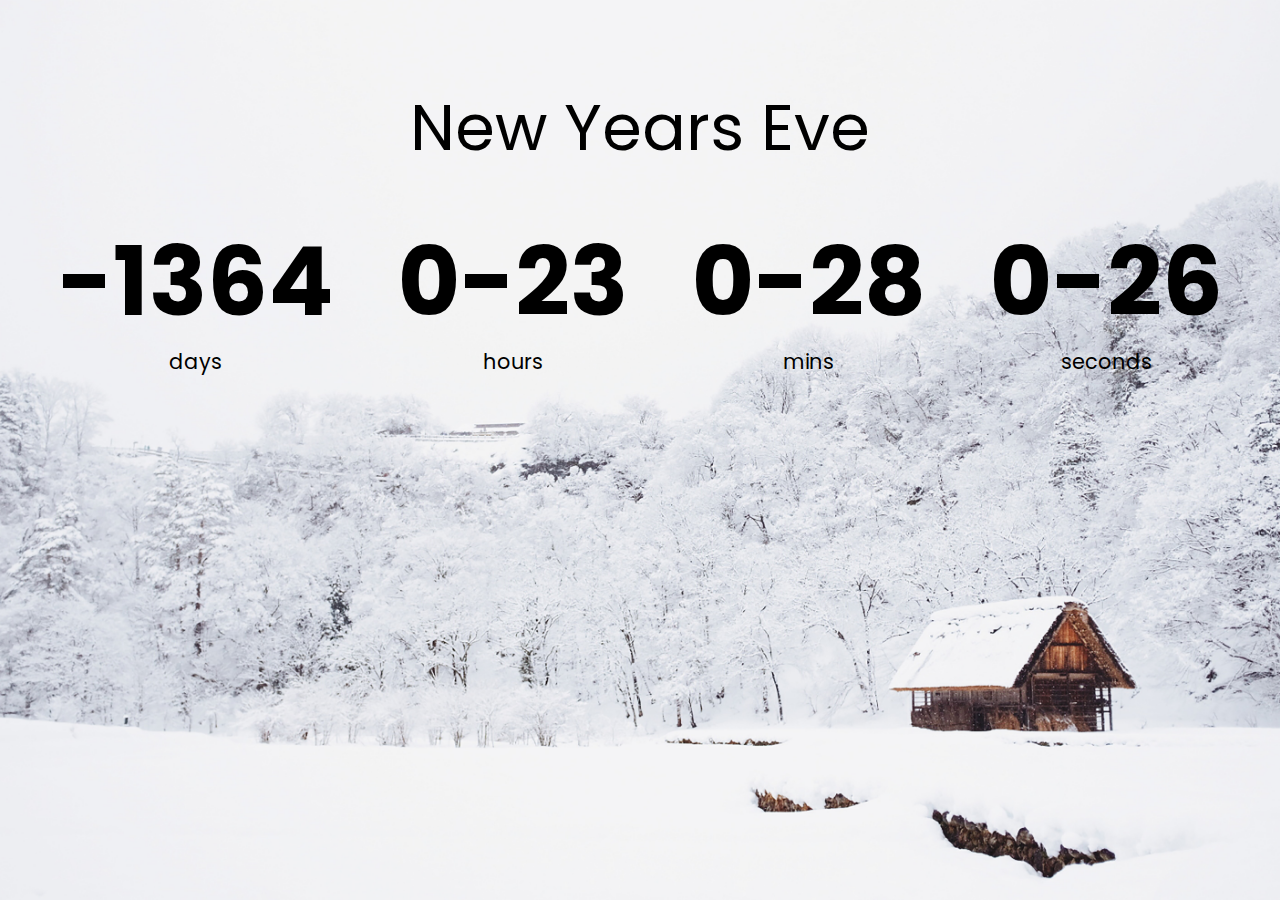
<file: Countdown timer app/index.html>
<!DOCTYPE html>
<html lang="en">
<head>
    <meta charset="UTF-8">
    <meta name="viewport" content="width=device-width, initial-scale=1.0">
    <title>Countdown timer</title>
    <link rel="stylesheet" href="style.css">
    <script src="script.js" defer></script>
</head>
<body>
    <h1>New Years Eve</h1>

    <div class="countdown-container">
        <div class="countdown-el days-c">
            <p class="big-text" id="days">0</p>
            <span>days</span>
        </div>
        <div class="countdown-el hours-c">
            <p class="big-text" id="hours">0</p>
            <span>hours</span>
        </div>
        <div class="countdown-el mins-c">
            <p class="big-text" id="mins">0</p>
            <span>mins</span>
        </div>
        <div class="countdown-el seconds-c">
            <p class="big-text" id="seconds">0</p>
            <span>seconds</span>
        </div>
    </div>
</body>
</html>
</file>
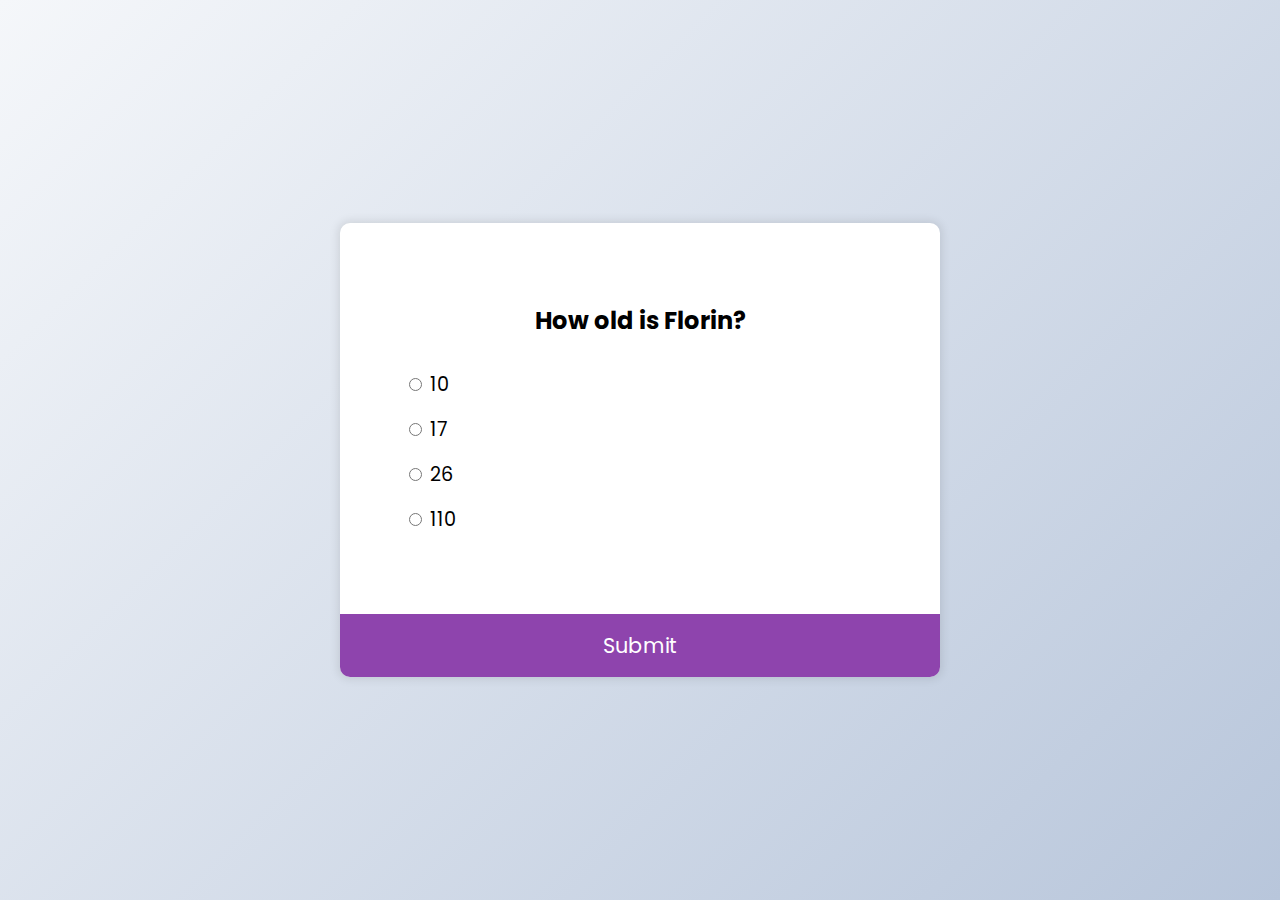
<file: Quiz app/index.html>
<!DOCTYPE html>
<html lang="en">
<head>
    <meta charset="UTF-8">
    <meta name="viewport" content="width=device-width, initial-scale=1.0">
    <title>Quiz App</title>
    <link rel="stylesheet" href="style.css">
    <script src="script.js" defer></script>
</head>
<body>
    <div class="quiz-container" id="quiz">
        <div class="quiz-header">
            <h2 id="question">Question text</h2>
            <ul>
                <li>
                    <!-- To chceck just one option out of all, you have to use the name attribute and give the same value to these options -->
                    <input type="radio" id ="a" name="answer" class="answer"> 
                    <label id="a_text" for="a">Question</label>
                </li>
                <li>
                    <input type="radio" id ="b" name="answer" class="answer">
                    <label id="b_text" for="b">Question</label>
                </li>
                <li>
                    <input type="radio" id ="c" name="answer" class="answer">
                    <label id="c_text" for="c">Question</label>
                </li>
                <li>
                    <input type="radio" id ="d" name="answer" class="answer">
                    <label id="d_text" for="d">Question</label>
                </li>
            </ul>
        </div>
        <button id="submit">Submit</button>
    </div>
</body>
</html>
</file>
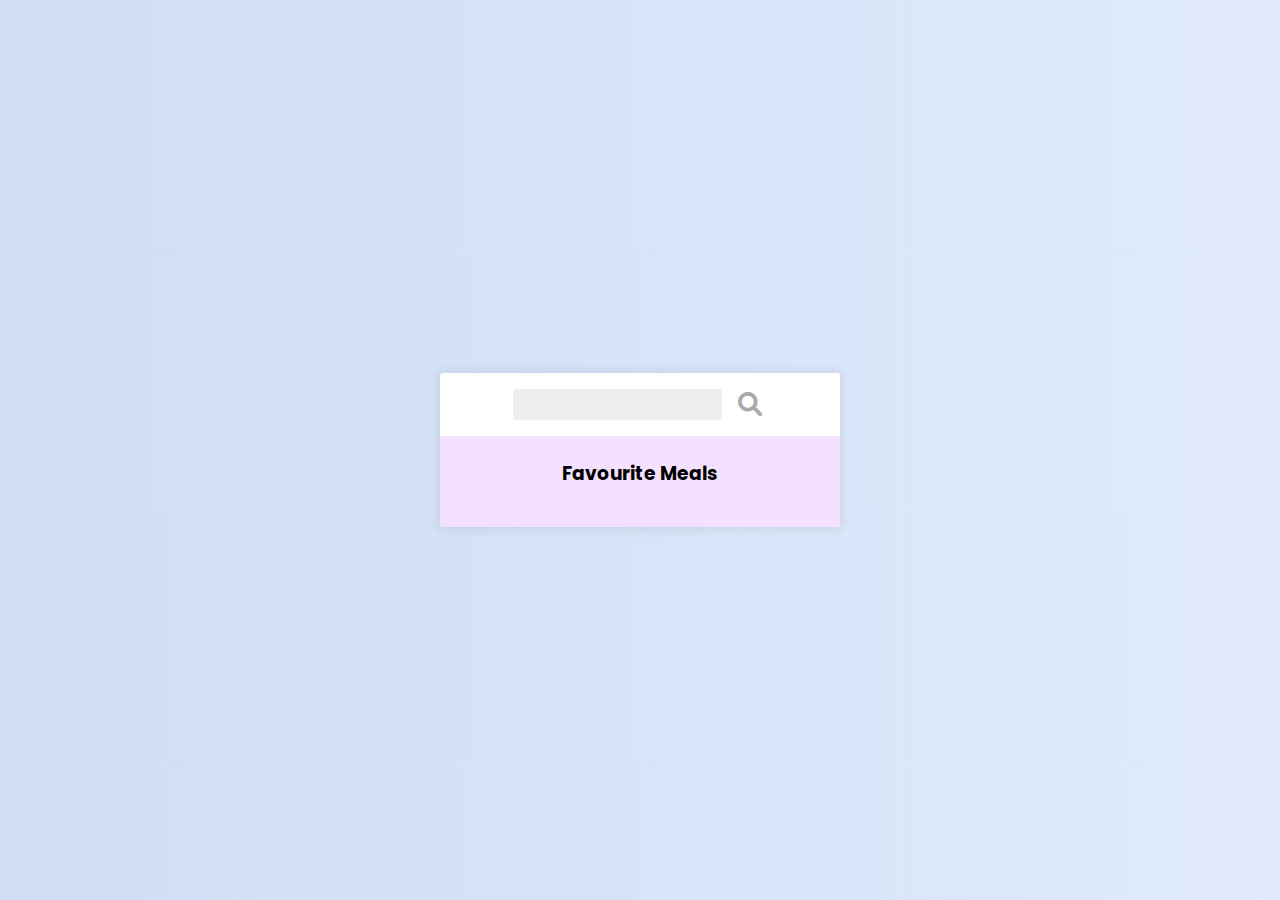
<file: Recipe app/index.html>
<!DOCTYPE html>
<html lang="en">
<head>
    <meta charset="UTF-8">
    <meta name="viewport" content="width=device-width, initial-scale=1.0">
    <title>Recipes App</title>
    <link rel="stylesheet" href="https://cdnjs.cloudflare.com/ajax/libs/font-awesome/6.0.0/css/all.min.css">
    <link rel="stylesheet" href="style.css">
    <script src="script.js" defer></script>
</head>
<body>
    <div class="mobile-container">
        <header>
            <input type="text" id="search-term">
            <button id="search"><i class="fa-solid fa-magnifying-glass"></i></button>
        </header>
        <div class="fav-container">
            <h3>Favourite Meals</h3>
            <ul class="fav-meals" id="fav-meals">  
            </ul>
        </div>
        <div class="meals" id="meals">
            
        </div>
    </div>
    <div class="popup-container hidden" id="meal-popup">
        <div if="meal-info" class="popup">
            <button id="close-popup" class="close-popup"><i class="fas fa-times"></i></button>
            <div id="meal-info" class="meal-info">

            </div>
        </div>
    </div>
</body>
</html>
</file>
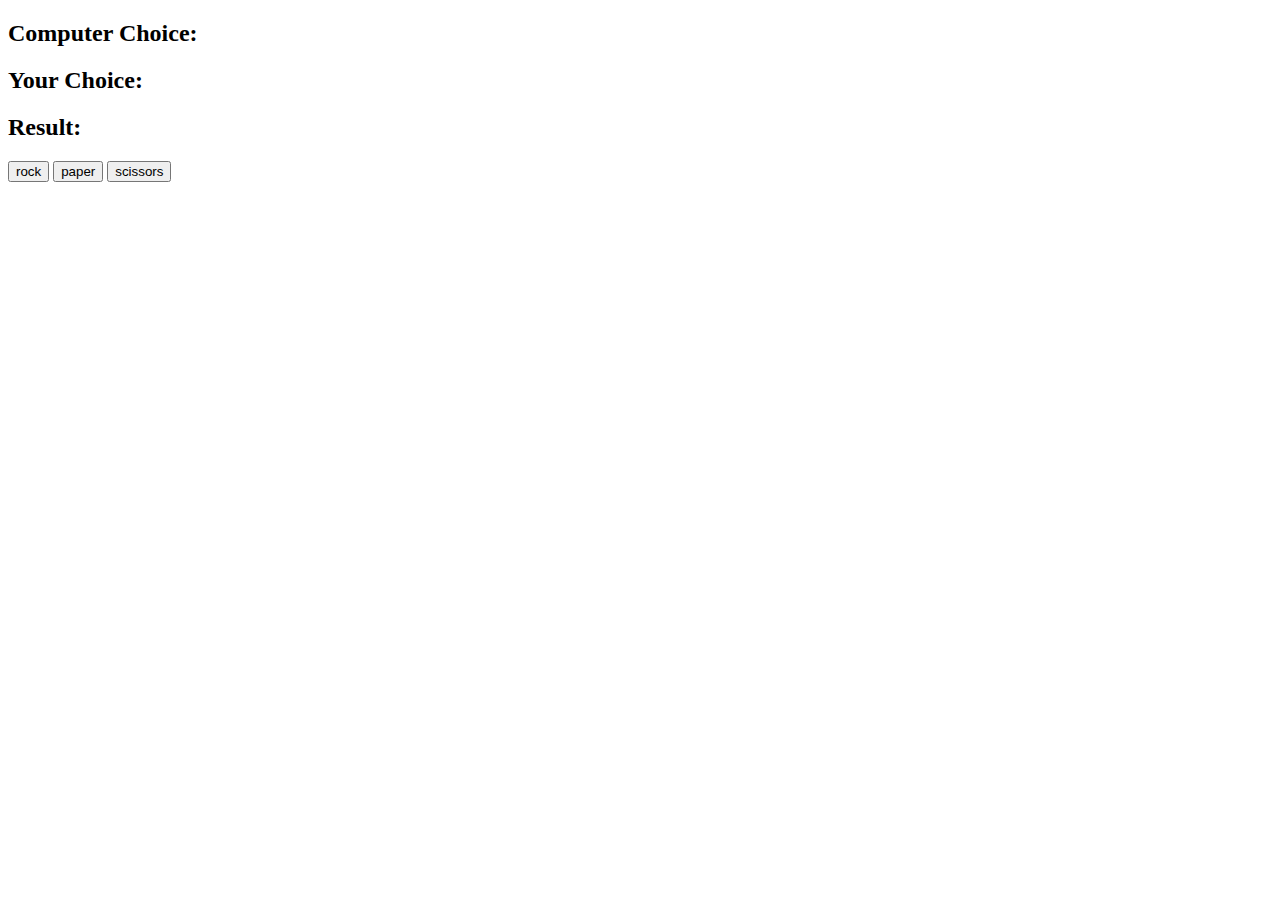
<file: Rock Paper Scissors game/index.html>
<!DOCTYPE html>
<html lang="en" dir="ltr">
<head>
    <meta charset="UTF-8">
    <title>Rock Paper Scissors Tutorial Ania Kubów</title>
</head>
<body>
    
    <h2>Computer Choice: <span id="computer-choice"></span></h2>
    <h2>Your Choice: <span id="user-choice"></span></h2>
    <h2>Result: <span id="result"></span></h2>

    <button id="rock">rock</button>
    <button id="paper">paper</button>
    <button id="scissors">scissors</button>


    <script src="script.js" charset="utf-8"></script>
</body>
</html>
</file>
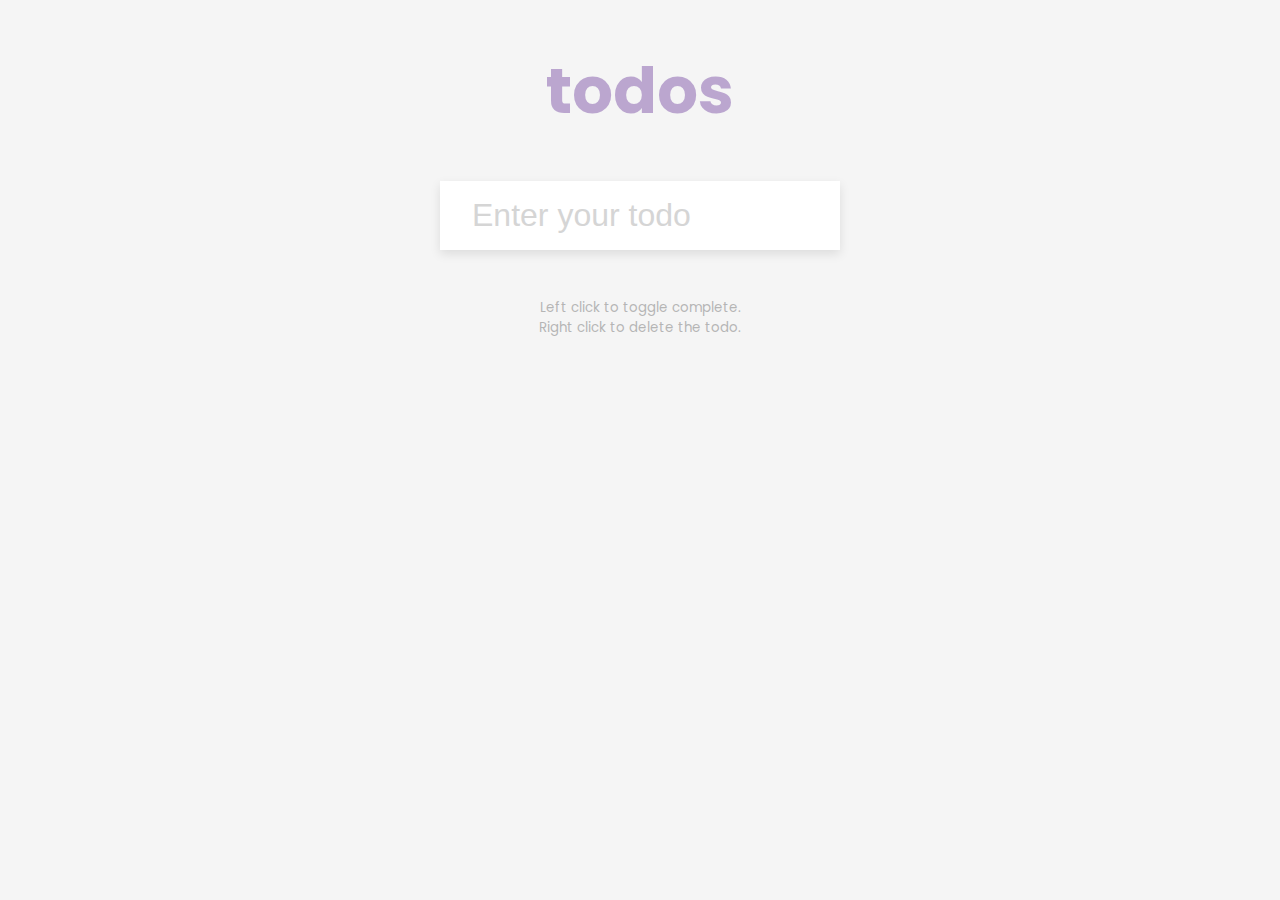
<file: Todo app/index.html>
<!DOCTYPE html>
<html lang="en">
<head>
    <meta charset="UTF-8">
    <meta name="viewport" content="width=device-width, initial-scale=1.0">
    <title>Title</title>
    <link rel="stylesheet" href="style.css">
    <script src="script.js" defer></script>
</head>
<body>
    <h1>todos</h1>
    <form id="form">
        <input type="text" id="input" class="input" placeholder="Enter your todo" autocomplete="off">
        <ul class="todos" id="todos"></ul>
    </form>
    <small>Left click to toggle complete. <br> Right click to delete the todo.</small>
</body>
</html>
</file>
<file: Countdown timer app/style.css>
@import url("https://fonts.googleapis.com/css2?family=Poppins:wght@200;400;600&display=swap");

* {
    box-sizing: border-box;
}

body {
    background-image: url("snow.jpg");
    background-size: cover;
    background-position: center center;
    display: flex;
    flex-direction: column;
    align-items: center;
    font-family: 'Poppins', sans-serif;
    min-height: 100vh;
    margin: 0;
}

h1 {
    font-weight: normal;
    font-size: 4rem;
    margin-top: 5rem;
}

.countdown-container {
    display: flex;
    flex-wrap: wrap;
    justify-content: center;
}

.big-text {
    font-weight: bold;
    font-size: 6rem;
    line-height: 1;
    margin: 1rem 2rem;
}

.countdown-el {
    text-align: center;
}

.countdown-el span {
    font-size: 1.3rem;
}
</file>
<file: Quiz app/style.css>
@import url('https://fonts.googleapis.com/css2?family=Poppins:wght@200;400;600&display=swap');

* {
    box-sizing: border-box;
}

body {
    margin: 0;
    font-family: 'Poppins', sans-serif;
    background-color: #fff; 
    background-image: linear-gradient(315deg, #b8c6db 0%, #f5f7fa 100%);
    min-height: 100vh;
    display: flex;
    align-items: center;
    justify-content: center;
}

.quiz-container {
    background-color: #fff;
    width: 600px;
    border-radius: 10px;
    box-shadow: 0 0 10px 2px rgba(0, 0, 0, 0.1);
    max-width: 100%;
    overflow: hidden;
}

.quiz-header {
    padding: 4rem;
}

h2 {
    text-align: center;
    padding: 1rem;
    margin: 0;
}

ul {
    list-style-type: none;
    padding: 0;
}

ul li {
    margin: 1rem 0;
    font-size: 1.2rem;
}

ul li label {
    cursor: pointer;
}

button {
    background-color: #8e44ad;
    border: none;
    color: white;
    font-family: inherit;
    font-size: 1.3rem;
    display: block;
    width: 100%;
    padding: 1rem;
    cursor: pointer
}

button:hover {
    background-color: #8233a3;
}

button:focus {
    background-color: #56206d;
    outline: none;
}
</file>
<file: Recipe app/style.css>
@import url('https://fonts.googleapis.com/css2?family=Poppins:wght@200;400;600&display=swap');

* {
    box-sizing: border-box;
}

body {
    background: #E0EAFC;  
    background: -webkit-linear-gradient(
        to right, 
        #CFDEF3, 
        #E0EAFC
    );  
    background: linear-gradient(
        to right,
        #CFDEF3,
        #E0EAFC
    );
    display: flex;
    align-items: center;
    justify-content: center;
    margin: 0;
    font-family: 'Poppins', sans-serif;
    min-height: 100vh;
}

.mobile-container {
    background-color: #fff;
    box-shadow: 0 0 10px 2px #3333331A;
    border-radius: 3px;
    overflow: hidden;
    width: 400px;
}

header {
    display: flex;
    align-items: center;
    justify-content: center;
    padding: 1rem;
}

header input {
    background-color: #eee;
    border: none;
    border-radius: 3px;
    padding: 0.5rem 1rem;
}

header button {
    background-color: transparent;
    color: #aaa;
    border: none;
    font-size: 1.5rem;
    margin-left: 10px;
}

img {
    max-width: 100%;
}

.fav-container {
    padding: 0.25rem 1rem;
    text-align: center;
    background-color: rgb(243, 225, 255);
}

.fav-meals {
    display: flex;
    flex-wrap: wrap;
    list-style-type: none;
    justify-content: center ;
    padding: 0;
}

.fav-meals li {
    position: relative;
    width: 85px;
    margin: 5px;
    cursor: pointer;
}

.fav-meals li .clear {
    background-color: transparent;
    position: absolute;
    top: -0.5rem;
    border: none;
    right: -0.5rem;
    font-size: 1.2rem;
    opacity: 0;
    cursor: pointer;
}

.fav-meals li:hover .clear {
    opacity: 1;
}

.fav-meals li img {
    border: 2px solid #fff;
    border-radius: 50%;
    box-shadow: 0 0 10px 2px #3333331A;
    object-fit: cover;
    height: 70px;
    width: 70px;
}

.fav-meals li span {
    display: inline-block;
    font-size: 0.8rem;
    white-space: nowrap;
    overflow: hidden;
    text-overflow: ellipsis;
    width: 75px;
}

/* .fav-meals li:hover span {
    white-space: normal;
    overflow: auto;
} */

.meal {
    border-radius: 3px;
    margin: 10px;
    box-shadow: 0 0 10px 2px #3333331A;
}

.meal-header {
    position: relative;
}

.meal-header .random {
    position: absolute;
    top: 1rem;
    background-color: #fff;
    padding: 0.25rem 0.5rem;
    border-top-right-radius: 3px;
    border-bottom-right-radius: 3px;
    cursor: pointer;
}

.meal-header img {
    object-fit: cover;
    height: 250px;
    width: 100%;
}

.meal-body {
    display: flex;
    align-items: center;
    justify-content: space-between;
    padding: 1rem;
}

.meal-body h4 {
    margin: 0;
}

.meal-body .fav-btn {
    border: none;
    background-color: transparent;
    font-size: 1.2rem;
    color: rgb(197, 188, 188);
    cursor: pointer;
}

.meal-body .fav-btn.active {
    color: rebeccapurple;
}

.popup-container {
    position: fixed;
    background-color: rgba(0, 0, 0, 0.5);
    display: flex;
    align-items: center;
    justify-content: center;
    left: 0;
    right: 0;
    bottom: 0;
    top: 0;
}

.popup {
    background-color: #fff;
    max-width: 600px;
    max-height: 100vh;
    width: 100%;
    padding: 0 2rem;
    border-radius: 5px;
    overflow: auto;
    position: relative;
}

.meal-info h1 {
    text-align: center;
}

.popup .close-popup {
   position: absolute;
   top: 1rem;
   right: 1rem;
   background-color: transparent;
   border: none;
   font-size: 1.5rem;
   cursor: pointer;
}

.popup-container.hidden {
    pointer-events: none;
    opacity: 0;
}
</file>
<file: Todo app/style.css>
@import url('https://fonts.googleapis.com/css2?family=Poppins:wght@200;400;600&display=swap');

* {
    box-sizing: border-box;
}

body {
    background-color: #f5f5f5;
    color: #444;
    margin: 0;
    font-family: 'Poppins', sans-serif;
    display: flex;
    align-items: center;
    flex-direction: column;
    min-height: 100vh;
}

h1 {
    color: rebeccapurple;
    font-size: 4rem;
    text-align: center;
    opacity: 0.4;
}

form {
    max-width: 100%;
    width: 400px;
    box-shadow: 0 4px 10px rgba(0, 0, 0, 0.1);
}

.input {
    font-size: 2rem;
    padding: 1rem 2rem;
    display: block;
    width: 100%;
    border: none;
    color: #444;
    
}

.input::placeholder {
    color: #d5d5d5;
}

.todos {
    background-color: #fff;
    padding: 0;
    margin: 0;
    list-style-type: none;
}

.todos li {
    padding: 1rem 2rem;
    font-size: 1.5rem;
    border-top: 1px solif #e5e5e5;
    cursor: pointer;
}

.todos li.completed {
    text-decoration: line-through;
    color: #b5b5b5;
}

small {
    margin-top: 3rem;
    color: #b5b5b5;
    text-align: center;
}
</file>
